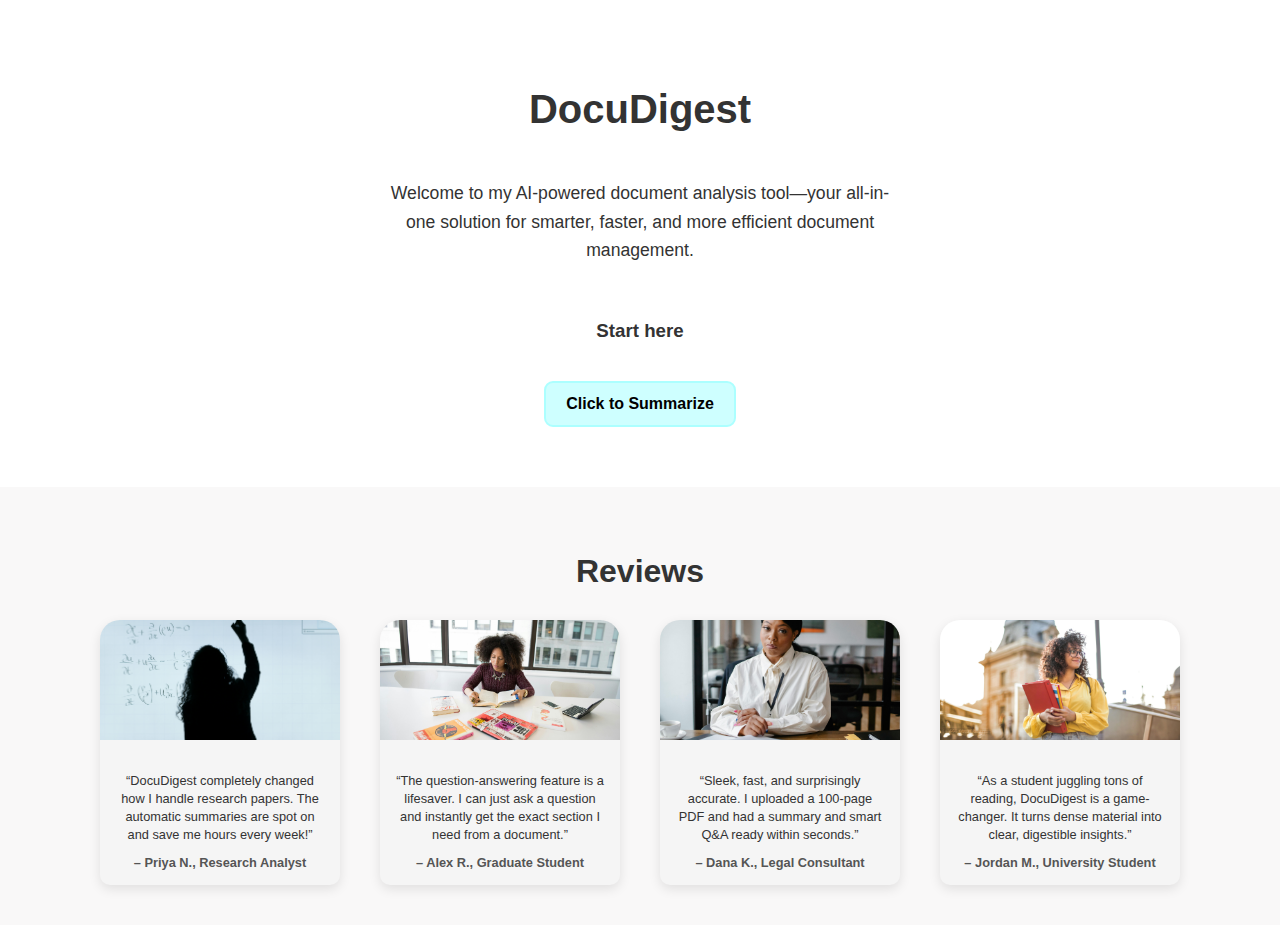
<file: docs/index.html>
<!DOCTYPE html>
<html lang="en">
<head>
  <meta charset="UTF-8" />
  <meta name="viewport" content="width=device-width, initial-scale=1.0"/>
  <title>DocuDigest</title>
  <link rel="stylesheet" href="styles.css">
</head>
<body>
  <section class="upper">
    <header class="header">
      <h1 class="header__title">DocuDigest</h1>
    </header>
    <p class="subheader">
      Welcome to my AI-powered document analysis tool—your all-in-one solution for smarter, faster, and more efficient document management.
    </p>
    <h3 class="upload__cto">Start here</h3>

    <!-- OUTSIDE of form to prevent submission -->
    <input type="file" id="file-input" accept=".pdf,.txt" style="display:none;">
    <button type="button" class="button__cto" id="upload-btn">
      <span class="button__cto_text">Click to Summarize</span>
    </button>
  </section>

  <section class="lower">
    <header class="reviews">
      <h2 class="reviews__title">Reviews</h2>
      <div class="reviews__people">
        <div class="reviews__people_item">
          <div class="reviews__people_item_photo">
            <img src="./images/research.jpg" alt="Photo of Priya N.">
          </div>
          <p class="reviews__people_item_text">
            “DocuDigest completely changed how I handle research papers. The automatic summaries are spot on and save me hours every week!”
            <span class="names">– Priya N., Research Analyst</span>
          </p>
        </div>
        <div class="reviews__people_item">
          <div class="reviews__people_item_photo">
            <img src="./images/gstudent.jpg" alt="Photo of Alex R.">
          </div>
          <p class="reviews__people_item_text">
            “The question-answering feature is a lifesaver. I can just ask a question and instantly get the exact section I need from a document.”
            <span class="names">– Alex R., Graduate Student</span>
          </p>
        </div>
        <div class="reviews__people_item">
          <div class="reviews__people_item_photo">
            <img src="./images/analyst.jpg" alt="Photo of Dana K.">
          </div>
          <p class="reviews__people_item_text">
            “Sleek, fast, and surprisingly accurate. I uploaded a 100-page PDF and had a summary and smart Q&A ready within seconds.”
            <span class="names">– Dana K., Legal Consultant</span>
          </p>
        </div>
        <div class="reviews__people_item">
          <div class="reviews__people_item_photo">
            <img src="./images/student.jpg" alt="Photo of Jordan M.">
          </div>
          <p class="reviews__people_item_text">
            “As a student juggling tons of reading, DocuDigest is a game-changer. It turns dense material into clear, digestible insights.”
            <span class="names">– Jordan M., University Student</span>
          </p>
        </div>
      </div>
    </header>
  </section>
  <script src="script.js"></script>
</body>
</html>
</file>
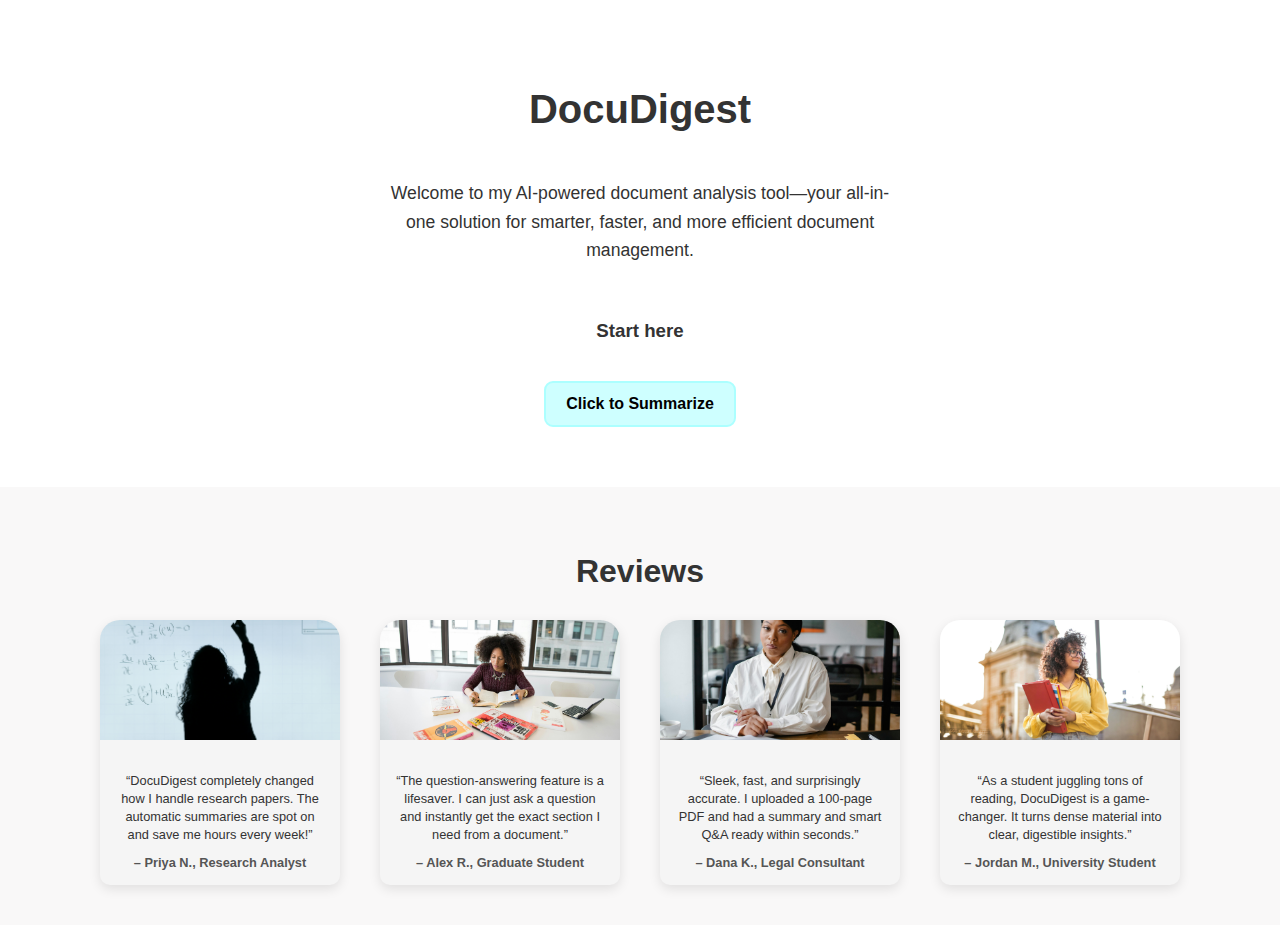
<file: templates/index.html>
<!DOCTYPE html>
<html lang="en">
<head>
  <meta charset="UTF-8" />
  <meta name="viewport" content="width=device-width, initial-scale=1.0"/>
  <title>DocuDigest</title>
  <link rel="stylesheet" href="/static/styles.css">
</head>
<body>
  <section class="upper">
    <header class="header">
      <h1 class="header__title">DocuDigest</h1>
    </header>
    <p class="subheader">
      Welcome to my AI-powered document analysis tool—your all-in-one solution for smarter, faster, and more efficient document management.
    </p>
    <h3 class="upload__cto">Start here</h3>

    <!-- OUTSIDE of form to prevent submission -->
    <input type="file" id="file-input" accept=".pdf,.txt" style="display:none;">
    <button type="button" class="button__cto" id="upload-btn">
      <span class="button__cto_text">Click to Summarize</span>
    </button>
  </section>

  <section class="lower">
    <header class="reviews">
      <h2 class="reviews__title">Reviews</h2>
      <div class="reviews__people">
        <div class="reviews__people_item">
          <div class="reviews__people_item_photo">
            <img src="/static/images/research.jpg" alt="Photo of Priya N.">
          </div>
          <p class="reviews__people_item_text">
            “DocuDigest completely changed how I handle research papers. The automatic summaries are spot on and save me hours every week!”
            <span class="names">– Priya N., Research Analyst</span>
          </p>
        </div>
        <div class="reviews__people_item">
          <div class="reviews__people_item_photo">
            <img src="/static/images/gstudent.jpg" alt="Photo of Alex R.">
          </div>
          <p class="reviews__people_item_text">
            “The question-answering feature is a lifesaver. I can just ask a question and instantly get the exact section I need from a document.”
            <span class="names">– Alex R., Graduate Student</span>
          </p>
        </div>
        <div class="reviews__people_item">
          <div class="reviews__people_item_photo">
            <img src="/static/images/analyst.jpg" alt="Photo of Dana K.">
          </div>
          <p class="reviews__people_item_text">
            “Sleek, fast, and surprisingly accurate. I uploaded a 100-page PDF and had a summary and smart Q&A ready within seconds.”
            <span class="names">– Dana K., Legal Consultant</span>
          </p>
        </div>
        <div class="reviews__people_item">
          <div class="reviews__people_item_photo">
            <img src="/static/images/student.jpg" alt="Photo of Jordan M.">
          </div>
          <p class="reviews__people_item_text">
            “As a student juggling tons of reading, DocuDigest is a game-changer. It turns dense material into clear, digestible insights.”
            <span class="names">– Jordan M., University Student</span>
          </p>
        </div>
      </div>
    </header>
  </section>
  <script src="/static/script.js"></script>
</body>
</html>
</file>
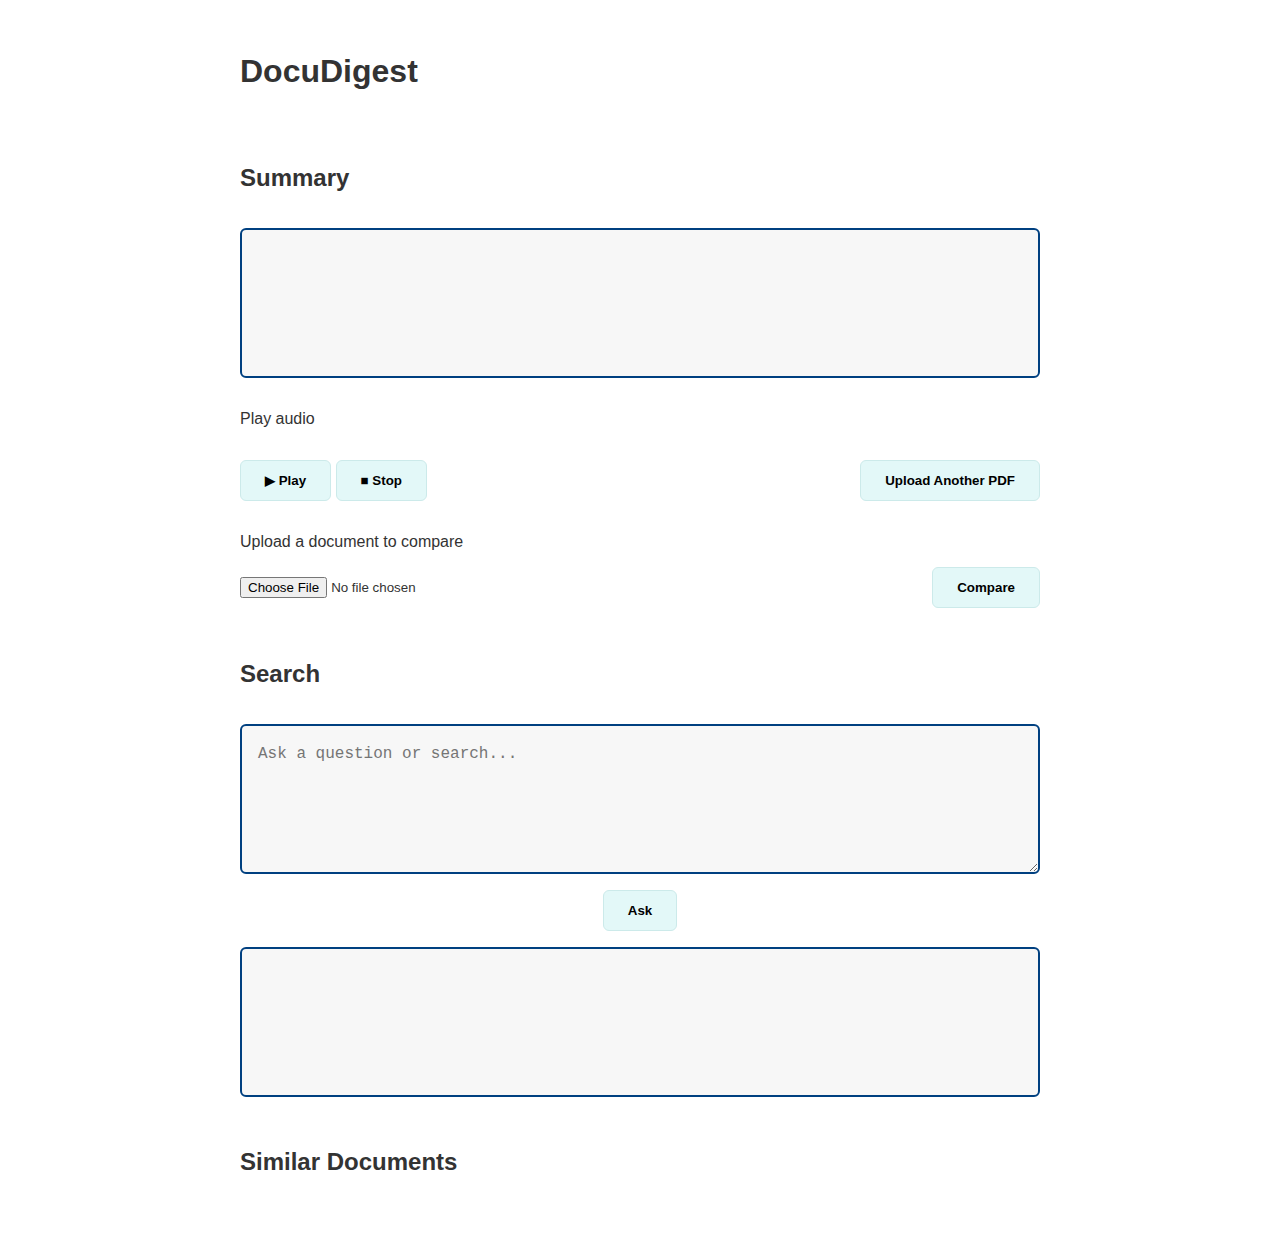
<file: docs/results.html>
<!DOCTYPE html>
<html lang="en">
<head>
  <meta charset="UTF-8" />
  <meta name="viewport" content="width=device-width, initial-scale=1.0"/>
  <title>DocuDigest – Results</title>
  <link rel="stylesheet" href="styles.css" />
</head>
<body>
  <div class="container single-column">
    <h1 class="title">DocuDigest</h1>

    <!-- Summary -->
    <section class="section">
      <h2>Summary</h2>
      <div class="summary-box" id="summary-box"></div>
    </section>

    <!-- Audio + Restart row -->
    <label>Play audio</label>
    <div class="row controls-row">
      <div class="audio-controls">
        <div class="buttons">
          <button id="play-btn">▶ Play</button>
          <button id="stop-btn">■ Stop</button>
        </div>
      </div>
      <button id="start-over-btn" class="upload-btn">Upload Another PDF</button>
    </div>

    <!-- Compare -->
    <section class="section">
      <label for="compare-input">Upload a document to compare</label>
      <div class="row">
        <input type="file" id="compare-input" accept=".pdf,.txt" />
        <button id="compare-btn" class="upload-btn">Compare</button>
      </div>
      <div id="difference-box" class="summary-box hidden">
        <em>No comparison done yet.</em>
      </div>
      <div id="merge-controls" class="row hidden">
        <button id="merge-btn" class="upload-btn">Merge Documents</button>
        <button id="save-btn" class="upload-btn hidden">Save as PDF</button>
      </div>
    </section>

    <!-- Search / Q&A -->
    <section class="section">
      <h2>Search</h2>
      <textarea class="search-box" id="question-box"
                placeholder="Ask a question or search..."></textarea>
      <button id="ask-btn" class="upload-btn">Ask</button>
      <div id="qa-answer" class="summary-box"></div>
    </section>

    <!-- Similar Documents -->
    <section class="section similar-section">
      <h2>Similar Documents</h2>
      <ul id="similar-docs"></ul>
    </section>
  </div>

  <script src="script.js"></script>
</body>
</html>
</file>
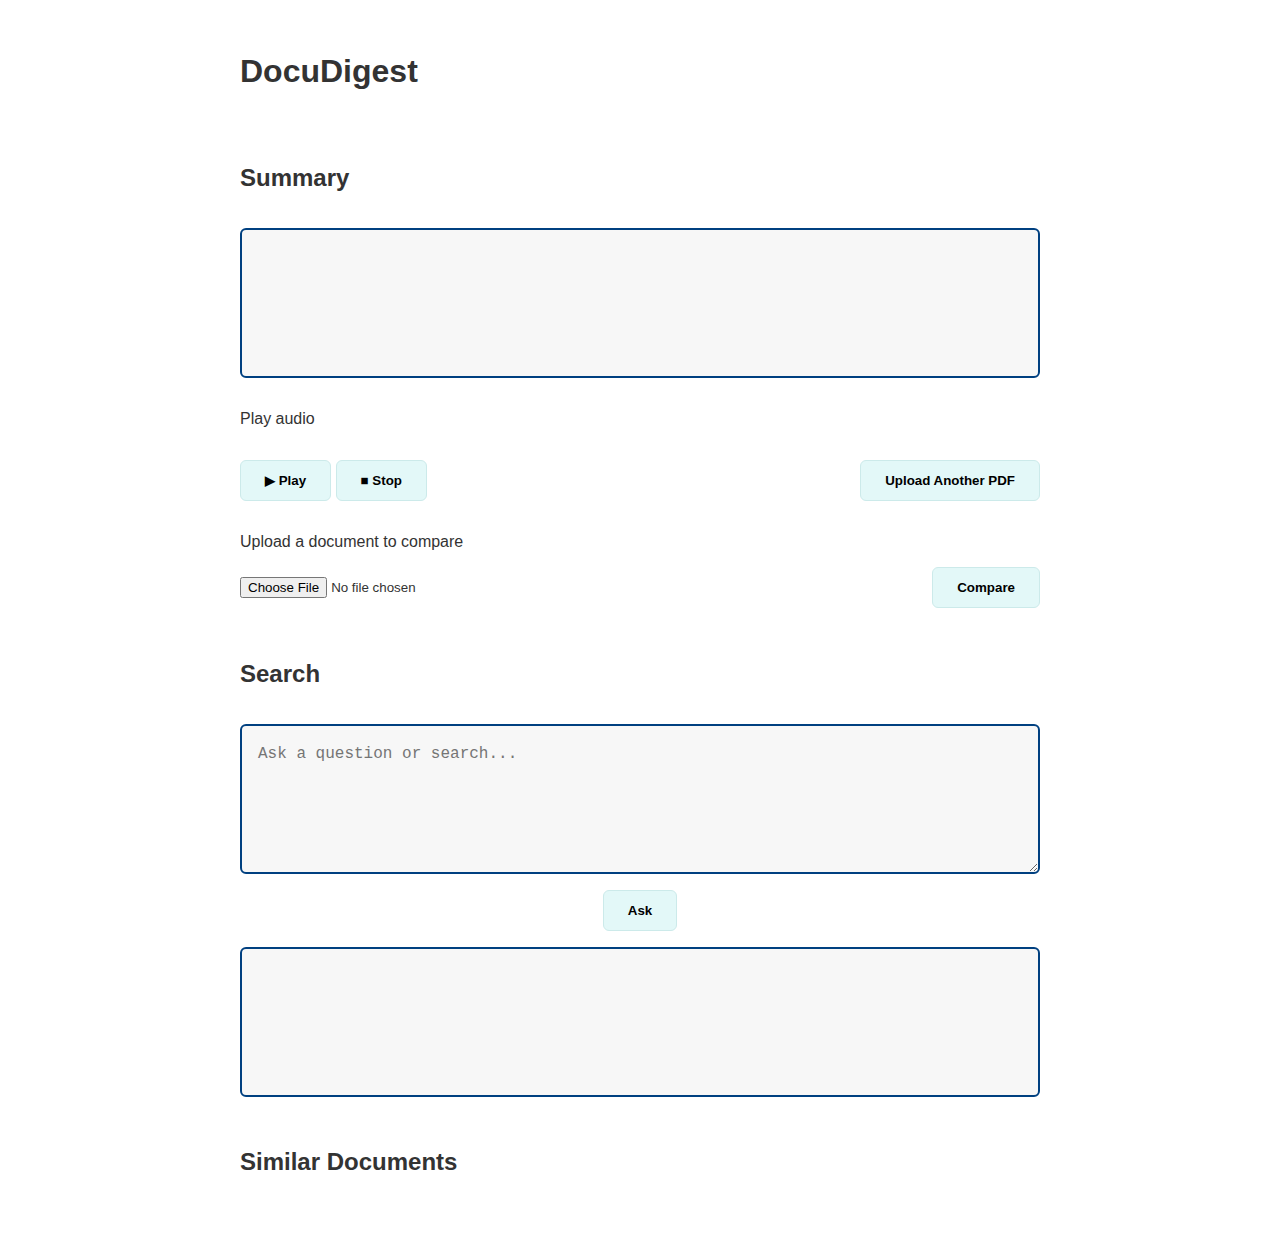
<file: templates/results.html>
<!DOCTYPE html>
<html lang="en">
<head>
  <meta charset="UTF-8" />
  <meta name="viewport" content="width=device-width, initial-scale=1.0"/>
  <title>DocuDigest – Results</title>
  <link rel="stylesheet" href="/static/styles.css" />
</head>
<body>
  <div class="container single-column">
    <h1 class="title">DocuDigest</h1>

    <!-- Summary -->
    <section class="section">
      <h2>Summary</h2>
      <div class="summary-box" id="summary-box"></div>
    </section>

    <!-- Audio + Restart row -->
    <label>Play audio</label>
    <div class="row controls-row">
      <div class="audio-controls">
        <div class="buttons">
          <button id="play-btn">▶ Play</button>
          <button id="stop-btn">■ Stop</button>
        </div>
      </div>
      <button id="start-over-btn" class="upload-btn">Upload Another PDF</button>
    </div>

    <!-- Compare -->
    <section class="section">
      <label for="compare-input">Upload a document to compare</label>
      <div class="row">
        <input type="file" id="compare-input" accept=".pdf,.txt" />
        <button id="compare-btn" class="upload-btn">Compare</button>
      </div>
      <div id="difference-box" class="summary-box hidden">
        <em>No comparison done yet.</em>
      </div>
      <div id="merge-controls" class="row hidden">
        <button id="merge-btn" class="upload-btn">Merge Documents</button>
        <button id="save-btn" class="upload-btn hidden">Save as PDF</button>
      </div>
    </section>

    <!-- Search / Q&A -->
    <section class="section">
      <h2>Search</h2>
      <textarea class="search-box" id="question-box"
                placeholder="Ask a question or search..."></textarea>
      <button id="ask-btn" class="upload-btn">Ask</button>
      <div id="qa-answer" class="summary-box"></div>
    </section>

    <!-- Similar Documents -->
    <section class="section similar-section">
      <h2>Similar Documents</h2>
      <ul id="similar-docs"></ul>
    </section>
  </div>

  <script src="/static/script.js"></script>
</body>
</html>
</file>
<file: docs/styles.css>
/* Overall Reset */
body {
    margin: 0;
    font-family: Arial, sans-serif;
    background-color: #fff;
    color: #333;
}

/* Upper Section */
.upper {
    display: flex;
    flex-direction: column;
    align-items: center;
    margin: 40px auto;
    gap: 20px;
    padding: 20px;
    max-width: 800px;
    text-align: center;

}

.header__title {
    font-size: 2.5rem;
    margin-bottom: 10px;
}

.subheader {
    max-width: 500px;
    font-size: 1.1rem;
    line-height: 1.6;
}

/* CTA Button */
.button__cto {
    border: 2px solid rgb(172, 255, 255);
    background-color: rgb(206, 255, 255);
    color: black;
    border-radius: 9px;
    padding: 12px 20px;
    cursor: pointer;
    transition: background-color 0.3s ease;
}

.button__cto:hover {
    background-color: rgb(186, 245, 245);
}

.button__cto_text {
    font-size: 1rem;
    font-weight: bold;
}

/* Reviews Section */
.lower {
    padding: 40px 20px;
    background-color: #f9f8f8;
}

.reviews__title {
    text-align: center;
    font-size: 2rem;
    margin-bottom: 30px;

}

.reviews__people {
    display: flex;
    justify-content: center;
    flex-wrap: wrap;
    gap: 40px;
}

.reviews__people_item {
    width: 240px;
    background-color: rgb(245, 245, 245);
    border-radius: 20px 20px 10px 10px;
    box-shadow: 0 4px 12px rgba(0,0,0,0.1);
    text-align: center;
}

.reviews__people_item_photo img {
    width: 100%;
    height: 120px;
    border-radius: 20px 20px 0 0;
    object-fit: cover;
    margin-bottom: 15px;
}

.reviews__people_item_text {
    font-size: 0.80rem;
    line-height: 1.4;
    padding: 0 15px;
}

.names {
    display: block;
    padding-top: 10px;
    font-weight: bold;
    color: #555;
}

/* Results Page Styles */
/* center everything in one column */
.container.single-column {
    max-width: 800px;
    margin: 2rem auto;
    padding: 0 1rem;
    display: flex;
    flex-direction: column;
    gap: 2rem;
  }
  
  /* each logical section spacing */
  .section {
    display: flex;
    flex-direction: column;
    gap: 1rem;
  }
  
  /* reuse summary-box styling */
  .summary-box {
     /* full‑width */
    width: 100%;
    /* same border & background */
    border: 2px solid #004080;
    background-color: #f7f7f7;
    /* same rounding */
    border-radius: 6px;
    /* same inner padding */
    padding: 1rem;
    /* same minimum height */
    min-height: 150px;
    /* box‑sizing so padding doesn’t blow out the width */
    box-sizing: border-box;
    /* keep the resize handle if you like */
    resize: vertical;
    font-size: 1rem;
    line-height: 1.5;
  }
  
  /* row helpers */
  .row {
    display: flex;
    align-items: center;
    gap: 1rem;
  }
  
  /* controls row: audio + restart */
  .controls-row {
    display: flex;
    justify-content: space-between;

  }
  
  /* full-width textarea */
/* make the search box match the summary panels */
.search-box {
    /* full‑width */
    width: 100%;
    /* same border & background */
    border: 2px solid #004080;
    background-color: #f7f7f7;
    /* same rounding */
    border-radius: 6px;
    /* same inner padding */
    padding: 1rem;
    /* same minimum height */
    min-height: 150px;
    /* box‑sizing so padding doesn’t blow out the width */
    box-sizing: border-box;
    /* keep the resize handle if you like */
    resize: vertical;
    font-size: 1rem;
    line-height: 1.5;
  }
  
  
  /* utility hide */
  .hidden {
    display: none !important;
  }
  
  /* consistent buttons */
  .upload-btn, .buttons button, #ask-btn {
    padding: 0.75rem 1.5rem;
    border-radius: 6px;
    border: 1px solid #cceaea;
    background-color: #e3f8f8;
    font-weight: bold;
    cursor: pointer;
    transition: background-color 0.2s;
  }
  
  .upload-btn:hover, .buttons button:hover, #ask-btn:hover {
    background-color: #d4f1f1;
  }
  
  /* file input flex-grow */
  #compare-input {
    flex: 1;
  }
  
  /* similar docs styling */
  .similar-section ul {
    margin: 0;
    padding: 0;
    list-style: none;
  }
  
  .similar-section li {
    background: #eef6fc;
    padding: 0.75rem;
    border-radius: 6px;
    margin-bottom: 0.5rem;
    font-size: 0.9rem;
  }
  
  /* make “Ask” button hug its content */
#ask-btn {
    width: auto !important;
    align-self: flex-start;  /* so it doesn’t stretch in the flex container */
    align-self: center;
  }
</file>
<file: static/styles.css>
/* Overall Reset */
body {
    margin: 0;
    font-family: Arial, sans-serif;
    background-color: #fff;
    color: #333;
}

/* Upper Section */
.upper {
    display: flex;
    flex-direction: column;
    align-items: center;
    margin: 40px auto;
    gap: 20px;
    padding: 20px;
    max-width: 800px;
    text-align: center;

}

.header__title {
    font-size: 2.5rem;
    margin-bottom: 10px;
}

.subheader {
    max-width: 500px;
    font-size: 1.1rem;
    line-height: 1.6;
}

/* CTA Button */
.button__cto {
    border: 2px solid rgb(172, 255, 255);
    background-color: rgb(206, 255, 255);
    color: black;
    border-radius: 9px;
    padding: 12px 20px;
    cursor: pointer;
    transition: background-color 0.3s ease;
}

.button__cto:hover {
    background-color: rgb(186, 245, 245);
}

.button__cto_text {
    font-size: 1rem;
    font-weight: bold;
}

/* Reviews Section */
.lower {
    padding: 40px 20px;
    background-color: #f9f8f8;
}

.reviews__title {
    text-align: center;
    font-size: 2rem;
    margin-bottom: 30px;

}

.reviews__people {
    display: flex;
    justify-content: center;
    flex-wrap: wrap;
    gap: 40px;
}

.reviews__people_item {
    width: 240px;
    background-color: rgb(245, 245, 245);
    border-radius: 20px 20px 10px 10px;
    box-shadow: 0 4px 12px rgba(0,0,0,0.1);
    text-align: center;
}

.reviews__people_item_photo img {
    width: 100%;
    height: 120px;
    border-radius: 20px 20px 0 0;
    object-fit: cover;
    margin-bottom: 15px;
}

.reviews__people_item_text {
    font-size: 0.80rem;
    line-height: 1.4;
    padding: 0 15px;
}

.names {
    display: block;
    padding-top: 10px;
    font-weight: bold;
    color: #555;
}

/* Results Page Styles */
/* center everything in one column */
.container.single-column {
    max-width: 800px;
    margin: 2rem auto;
    padding: 0 1rem;
    display: flex;
    flex-direction: column;
    gap: 2rem;
  }
  
  /* each logical section spacing */
  .section {
    display: flex;
    flex-direction: column;
    gap: 1rem;
  }
  
  /* reuse summary-box styling */
  .summary-box {
     /* full‑width */
    width: 100%;
    /* same border & background */
    border: 2px solid #004080;
    background-color: #f7f7f7;
    /* same rounding */
    border-radius: 6px;
    /* same inner padding */
    padding: 1rem;
    /* same minimum height */
    min-height: 150px;
    /* box‑sizing so padding doesn’t blow out the width */
    box-sizing: border-box;
    /* keep the resize handle if you like */
    resize: vertical;
    font-size: 1rem;
    line-height: 1.5;
  }
  
  /* row helpers */
  .row {
    display: flex;
    align-items: center;
    gap: 1rem;
  }
  
  /* controls row: audio + restart */
  .controls-row {
    display: flex;
    justify-content: space-between;

  }
  
  /* full-width textarea */
/* make the search box match the summary panels */
.search-box {
    /* full‑width */
    width: 100%;
    /* same border & background */
    border: 2px solid #004080;
    background-color: #f7f7f7;
    /* same rounding */
    border-radius: 6px;
    /* same inner padding */
    padding: 1rem;
    /* same minimum height */
    min-height: 150px;
    /* box‑sizing so padding doesn’t blow out the width */
    box-sizing: border-box;
    /* keep the resize handle if you like */
    resize: vertical;
    font-size: 1rem;
    line-height: 1.5;
  }
  
  
  /* utility hide */
  .hidden {
    display: none !important;
  }
  
  /* consistent buttons */
  .upload-btn, .buttons button, #ask-btn {
    padding: 0.75rem 1.5rem;
    border-radius: 6px;
    border: 1px solid #cceaea;
    background-color: #e3f8f8;
    font-weight: bold;
    cursor: pointer;
    transition: background-color 0.2s;
  }
  
  .upload-btn:hover, .buttons button:hover, #ask-btn:hover {
    background-color: #d4f1f1;
  }
  
  /* file input flex-grow */
  #compare-input {
    flex: 1;
  }
  
  /* similar docs styling */
  .similar-section ul {
    margin: 0;
    padding: 0;
    list-style: none;
  }
  
  .similar-section li {
    background: #eef6fc;
    padding: 0.75rem;
    border-radius: 6px;
    margin-bottom: 0.5rem;
    font-size: 0.9rem;
  }
  
  /* make “Ask” button hug its content */
#ask-btn {
    width: auto !important;
    align-self: flex-start;  /* so it doesn’t stretch in the flex container */
    align-self: center;
  }
</file>
